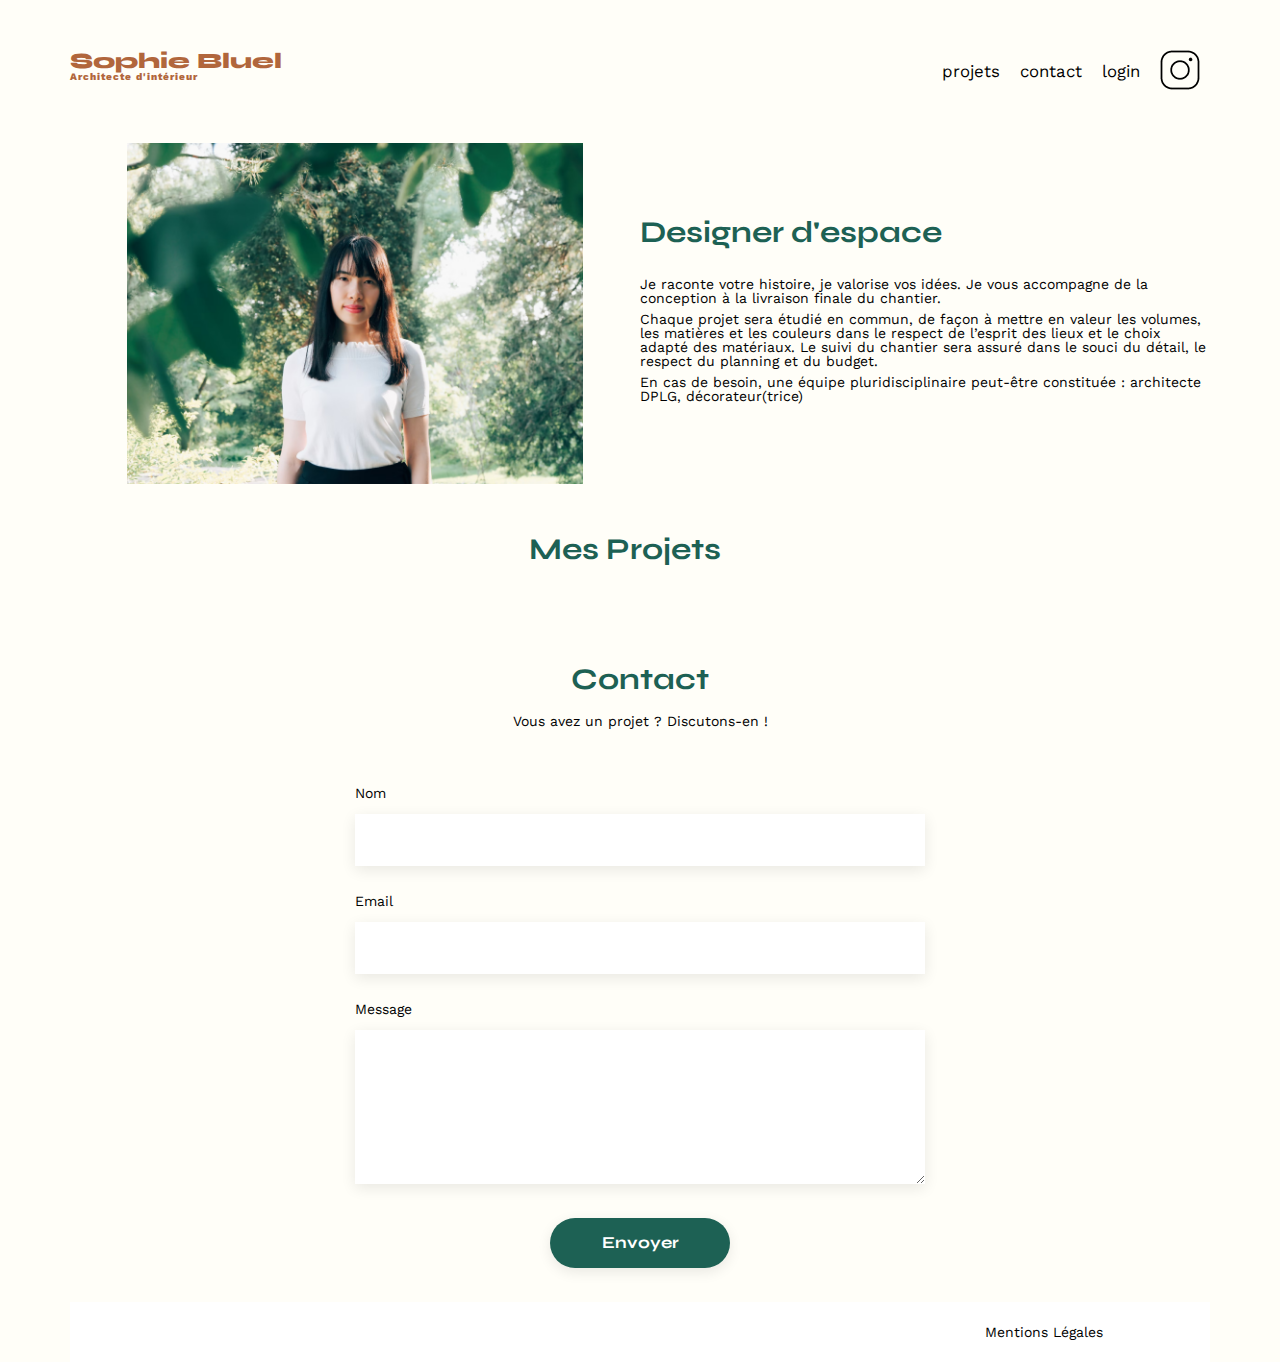
<file: FrontEnd/index.html>
<!DOCTYPE html>
<html lang="fr">
<head>
	<meta charset="UTF-8">
	<title>Sophie Bluel - Architecte d'intérieur</title>
	<meta name="viewport" content="width=device-width, initial-scale=1.0">
	<link rel="preconnect" href="https://fonts.googleapis.com">
	<link rel="preconnect" href="https://fonts.gstatic.com" crossorigin>
	<link href="https://fonts.googleapis.com/css2?family=Syne:wght@700;800&family=Work+Sans&display=swap" rel="stylesheet">
	<meta name="description" content="">
	<link rel="stylesheet" href="./assets/style.css">
</head>
<body>
<header>
	<h1>Sophie Bluel <span>Architecte d'intérieur</span></h1>
	<nav class="menu">
		<ul>
			<li>projets</li>
			<li>contact</li>
			<li id="login">login</li>
			<li><img src="./assets/icons/instagram.png" alt="Instagram"></li>
		</ul>
	</nav>
</header>
<main>
	<div class="arrierePlanModale">
		<div class="modale">
			<img src="assets/icons/croix.svg" alt="croix" class="iconeFermer">
			<div class="modaleGalerie">
				<h3>Galerie photo</h3>
				<div class="modificationgalerie">
				</div>
				<div class="barreModale">
				</div>
				<button class="bntAjoutPhoto">Ajouter une photo</button>
			</div>
			<div class="formulaire">
			<img src="assets/icons/arrowLeft.svg" alt="flèche retour" class="flecheRetour">
			<h3>Ajout photo</h3>
				<form id="formAjout" enctype="multipart/form-data">
					<div class="zoneUpload" id="zoneUpload">
						<img id="preview" class="previewImage" alt="Prévisualisation">
						<img src="assets/icons/imgForm.png" alt="image formulaire" class="imgForm">
						<label for="image">+ Ajouter photo</label>
						<input type="file" id="image" name="image" accept="image/png, image/jpeg" required>
						<p>jpg, png : 4mo max</p>
					</div>
					<p class="titleForm">Titre</p>
					<input type="text" name="title" required>
					<p class="categoryForm">Catégorie</p>
					<select name="categoryId" required></select>
					<div class="barreForm"></div>
					<button type="submit" id="btnValider" disabled>Valider</button>
				</form>
			</div>
		</div>
		
	</div>
	<section id="introduction">
		<figure>
			<img src="./assets/images/sophie-bluel.png" alt="">
		</figure>
		<article>
			<h2>Designer d'espace</h2>
			<p>Je raconte votre histoire, je valorise vos idées. Je vous accompagne de la conception à la livraison finale du chantier.</p>
			<p>Chaque projet sera étudié en commun, de façon à mettre en valeur les volumes, les matières et les couleurs dans le respect de l’esprit des lieux et le choix adapté des matériaux. Le suivi du chantier sera assuré dans le souci du détail, le respect du planning et du budget.</p>
			<p>En cas de besoin, une équipe pluridisciplinaire peut-être constituée : architecte DPLG, décorateur(trice)</p>
		</article>
	</section>
	<section id="portfolio">
		<div class="headerPortfolio">
			<div class="titlePortfolio">
				<h2>Mes Projets</h2>
			</div>
		</div>
		<div class="gallery">
		</div>
	</section>
	<section id="contact">
		<h2>Contact</h2>
		<p>Vous avez un projet ? Discutons-en !</p>
		<form action="#" method="post">
			<label for="name">Nom</label>
			<input type="text" name="name" id="name">
			<label for="email">Email</label>
			<input type="email" name="email" id="email">
			<label for="message">Message</label>
			<textarea name="message" id="message" cols="30" rows="10"></textarea>
			<input type="submit" value="Envoyer">
		</form>
	</section>
</main>

<footer>
	<nav>
		<ul>
			<li>Mentions Légales</li>
		</ul>
	</nav>
</footer>
<script src="./script.js"></script>
</body>
</html>
</file>
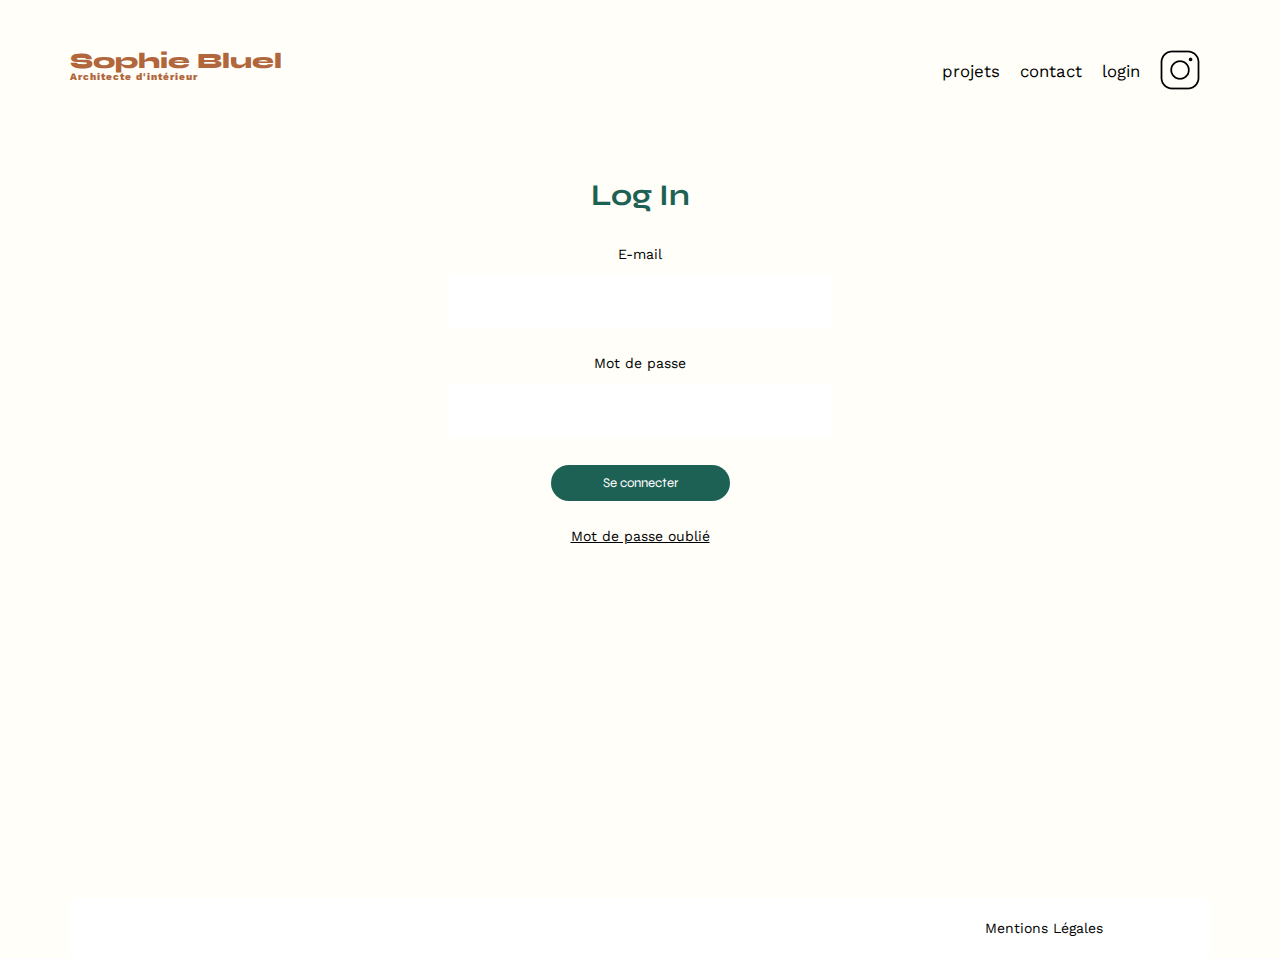
<file: FrontEnd/login.html>
<!DOCTYPE html>
<html lang="fr">
<head>
	<meta charset="UTF-8">
	<title>Sophie Bluel - Architecte d'intérieur</title>
	<meta name="viewport" content="width=device-width, initial-scale=1.0">
	<link rel="preconnect" href="https://fonts.googleapis.com">
	<link rel="preconnect" href="https://fonts.gstatic.com" crossorigin>
	<link href="https://fonts.googleapis.com/css2?family=Syne:wght@700;800&family=Work+Sans&display=swap" rel="stylesheet">
	<meta name="description" content="">
	<link rel="stylesheet" href="assets/LogIn.css">
	<link rel="stylesheet" href="./assets/style.css">
</head>
<body>
	<header>
		<h1>Sophie Bluel <span>Architecte d'intérieur</span></h1>
		<nav class="menuLogIn">
			<ul>
				<li>projets</li>
				<li>contact</li>
				<li>login</li>
				<li><img src="./assets/icons/instagram.png" alt="Instagram"></li>
			</ul>
	</nav>
	</header>
	<main>
		<h2 class="titleLogIn">Log In</h2>
		<form action="" class="formLogIn">
			<label for="email">E-mail</label><br>
			<input type="text" name="username" required><br><br>

			<label for="password">Mot de passe</label><br>
			<input type="password" name="password" required><br><br>

			<button type="submit">Se connecter</button>
			<a href="#" class="mdpOublie">Mot de passe oublié</a>
		</form>
	</main>
	<footer>
		<nav>
			<ul>
				<li>Mentions Légales</li>
			</ul>
		</nav>
	</footer>
	<script src="./login.js"></script>
</body>
</file>
<file: FrontEnd/assets/LogIn.css>
/*logIn*/
body{
    background-color: #FFFEF8;
}
main{
    display: flex;
    flex-direction: column;
    align-items: center;
    justify-content: center;
}
.titleLogIn{
	display: flex;
	justify-content: center;
	margin: 37px;
}

.menuLogIn ul {
	display: flex;
	align-items: center;
	list-style-type: none;

}
.menuLogIn li {
	padding: 0 10px;
	font-size: 1.2em;
}

.menuLogIn li:hover {
	font-weight: bold;
}

.formLogIn{
	display: flex;
	flex-direction: column;
	width: 379px;
    align-items: center;
}
.formLogIn input{
    width: 379px;
    height: 51px;
    border: none;
}

.formLogIn button{
    background-color: #1D6154;
    border: none;
    border-radius: 60px;
    width: 179px;
    height: 36px;
    color: white;
    font-family: syne;
}

.mdpOublie{
    margin-top: 28px;
    display: flex;
    justify-content: center;
    color: black;
    margin-bottom: 355px;
}

.mdpOublie:visited,
.mdpOublie:hover,
.mdpOublie:active {
  color: black;
}

.erreur{
    color: red;
    background-color: #1D6154;
}
</file>
<file: FrontEnd/assets/style.css>
/* http://meyerweb.com/eric/tools/css/reset/
   v2.0 | 20110126
   License: none (public domain)
*/

html, body, div, span, applet, object, iframe,
h1, h2, h3, h4, h5, h6, p, blockquote, pre,
a, abbr, acronym, address, big, cite, code,
del, dfn, em, img, ins, kbd, q, s, samp,
small, strike, strong, sub, sup, tt, var,
b, u, i, center,
dl, dt, dd, ol, ul, li,
fieldset, form, label, legend,
table, caption, tbody, tfoot, thead, tr, th, td,
article, aside, canvas, details, embed,
figure, figcaption, footer, header, hgroup,
menu, nav, output, ruby, section, summary,
time, mark, audio, video {
	margin: 0;
	padding: 0;
	border: 0;
	font-size: 100%;
	font: inherit;
	vertical-align: baseline;
}
/* HTML5 display-role reset for older browsers */
article, aside, details, figcaption, figure,
footer, header, hgroup, menu, nav, section {
	display: block;
}
body {
	line-height: 1;
	background-color: #FFFEF8;
}
ol, ul {
	list-style: none;
}
blockquote, q {
	quotes: none;
}
blockquote:before, blockquote:after,
q:before, q:after {
	content: '';
	content: none;
}
table {
	border-collapse: collapse;
	border-spacing: 0;
}
/** end reset css**/
body {
	max-width: 1140px;
	margin:auto;
	font-family: 'Work Sans' ;
	font-size: 14px;
}
header {
	display: flex;
	justify-content: space-between;
	margin: 50px 0
}
section {
	margin: 50px 0
}

h1{
	display: flex;
	flex-direction: column;
	font-family: 'Syne';
	font-size: 22px;
	font-weight: 800;
	color: #B1663C;
}

h1 > span {
	font-family: 'Work Sans';
	font-size:10px;
	letter-spacing: 0.1em;
;
}

h2{
	font-family: 'Syne';
	font-weight: 700;
	font-size: 30px;
	color: #1D6154
}
.menu ul {
	display: flex;
	align-items: center;
	list-style-type: none;

}
.menu li {
	padding: 0 10px;
	font-size: 1.2em;
}

.menu li:hover {
	color: #B1663C;
}
#introduction {
	display: flex;
	align-items: center;
}
#introduction figure {
	flex: 1
}
#introduction img {
	display: block;
	margin: auto;
	width: 80%;
}

#introduction article {
	flex: 1
}
#introduction h2 {
	margin-bottom: 1em;
}

#introduction p {
	margin-bottom: 0.5em;
}
#portfolio h2 {
	text-align: center;
	/*margin-bottom: 1em;*/
}
.gallery {
	width: 100%;
	display: grid;
	grid-template-columns: 1fr 1fr 1fr;
	grid-column-gap: 20px;
	grid-row-gap: 20px;
}

.gallery img {
	width: 100%;

}
#contact {
	width: 50%;
	margin: auto;
}
#contact > * {
	text-align: center;

}
#contact h2{
	margin-bottom: 20px;
}
#contact form {
	text-align: left;
	margin-top:30px;
	display: flex;
	flex-direction: column;
}

#contact input {
	height: 50px;
	font-size: 1.2em;
	border: none;
	box-shadow: 0px 4px 14px rgba(0, 0, 0, 0.09);
}
#contact label {
	margin: 2em 0 1em 0;
}
#contact textarea {
	border: none;
	box-shadow: 0px 4px 14px rgba(0, 0, 0, 0.09);
}

input[type="submit"]{
	font-family: 'Syne';
	font-weight: 700;
	color: white;
	background-color: #1D6154;
	margin : 2em auto ;
	width: 180px;
	text-align: center;
	border-radius: 60px ;
}

footer {
  height: 60px;
  background-color: #FFFFFF;
}

footer nav {
  height: 100%;
  display: flex;
  align-items: center;
}

footer nav ul {
  display: flex;
  justify-content: flex-end;
  list-style: none;
  margin: 0;
  padding: 0;
  width: 100%;
  margin-right: 107px;
}

/*Projet 6 */
/*HomePage*/
#portfolio h2{
	margin-bottom: 50px;
	margin-right: 31px;
}

.filters{
display: flex;
justify-content: center;
}

.filter-name{
	display: inline-flex;
	align-items: center;
	justify-content: center;
	border: 1px solid #1D6154;
	border-radius: 60px;
	height: 37px;
	padding: 0 20px;
	margin-right: 10px;
	cursor: pointer;
	margin-bottom: 50px;
}

.filter-name p{
	font-size: 16px;
	color: #1D6154;
	font-weight: 700;
	margin-top: 9px;
	margin-bottom: 9px;
}

.filter-name.active {
  background-color: #1D6154;
}

.filter-name.active p {
  color: #fff;
}

.bandeauEdition{
    background-color: black;
    color: white;
    height: 59px;
    align-items: center;
    display: flex;
    justify-content: center;
	gap: 12px;
}

.headerPortfolio {
  display: flex;
  align-items: center;
  justify-content: center
}

.bntEdition {
  display: flex;
  align-items: center;
  gap: 10px;
  margin-bottom: 50px;
}

.iconebnt{
	width: 15px;
	height: 15px;
}

.bnt-modifier{
	border: none;
	background-color: #FFFEF8;
	font-family: Work Sans;
	font-size: 14px;
}

/*Modale*/

.arrierePlanModale{
	position: fixed;
	top: 0;
	left: 0;
	width: 100%;
	height: 100%;
	background: rgba(0,0,0,0.3);
	display: none;
	justify-content: center;
	align-items: center;
	z-index: 9999;
}

.modale{
	position: relative;
	background: white;
	border-radius: 10px;
	text-align: center;
	width: 630px;
	display: flex;
	justify-content: center;
	align-items: center; 
}

.iconeFermer{
	position: absolute;
	top: 15px;
	right: 15px;
	cursor: pointer;
	width: 24px;
	height: 24px;
}
.modaleGalerie{
	display: block;
}

.modaleGalerie h3{
	font-style: Work Sans;
	font-size: 26px;
	font-weight: 400;
	margin-top: 60px;
	margin-bottom: 46px;
}
.modificationgalerie {
    display: flex;
    flex-wrap: wrap;
    gap: 20px;
    justify-content: flex-start;
	margin-left: 105px;
	margin-right: 105px;
	margin-bottom: 67px;
}

.modificationgalerie figure {
    position: relative;
    width: calc(20% - 16px);
    margin: 0;
    overflow: hidden;
}

.modificationgalerie figure img:first-child {
    width: 76px;
    height: 102px;
}

.poubelle {
	width: 9px;
	height: 10px;
	background-color: black;
	position: absolute;
	top: 5px;
	right: 5px;
}

.barreModale {
	border: 1px solid #B3B3B3;
	margin-left: 105px;
	margin-right: 105px;
	margin-bottom: 38px;
}

.bntAjoutPhoto {
	border-radius: 60px;
	background-color: #1D6154;
	width: 237px;
	height: 36px;
	border: none;
	color: white;
	margin-bottom: 45px;
}

/* Page formulaire */

.formulaire {
  background-color: white;
  border-radius: 10px;
  padding: 30px;
  width: 420px;
}

.formulaire h3{
	font-size: 26px;
	font-weight: 400;
	margin-top: 13px;
	margin-bottom: 36px;
}

.flecheRetour {
	position: absolute;
	top: 15px;
	left: 15px;
	cursor: pointer;
	width: 21px;
	height: 21px;
}

.zoneUpload {
  background-color: #E8F1F7;
  border-radius: 5px;
  padding: 20px;
  margin-bottom: 20px;
  position: relative;
  height: 169px;
  display: flex;
  flex-direction: column;
  align-items: center;
  justify-content: center;
}

.imgForm{
	width: 68px;
	height: 59px;
	margin-bottom: 6px;
}

.zoneUpload label {
  background-color: #CBD6DC;
  color: #306685;
  padding: 10px 33px;
  border-radius: 50px;
  cursor: pointer;
  display: inline-block;
  font-weight: 500;
  font-family: Work Sans;
  margin-bottom: 7px;
}

.zoneUpload #image{
	display: none;
}

.previewImage {
  position: absolute;
  top: 50%;
  left: 50%;
  transform: translate(-50%, -50%);
  max-width: 100%;
  max-height: 100%;
  object-fit: cover;
  display: none;
  z-index: 2; /* passe au-dessus */
}

.zoneUpload.has-preview .imgForm,
.zoneUpload.has-preview label,
.zoneUpload.has-preview p {
  opacity: 0;
}

.zoneUpload p {
  color: #306685;
  font-size: 10px;
  margin-top: 7px;
}

#formAjout input[type="text"],
#formAjout select {
  width: 100%;
  height: 51px;
  margin-bottom: 20px;
  border: none;
  box-shadow: 0px 4px 14px 0px rgba(0,0,0,0.09);
}

.titleForm{
margin-bottom: 10px;
text-align: left;
color: #3D3D3D;
}

.categoryForm {
margin-bottom: 10px;
text-align: left;
color: #3D3D3D;
}

.barreForm {
	border: 1px solid #B3B3B3;
	margin-bottom: 32px;
	margin-top: 47px;
}

#btnValider {
  background-color: #A7A7A7;
  color: white;
  border: none;
  padding: 10px 49px;
  border-radius: 60px;
  width: 237px;
  height: 36px;
}
</file>
